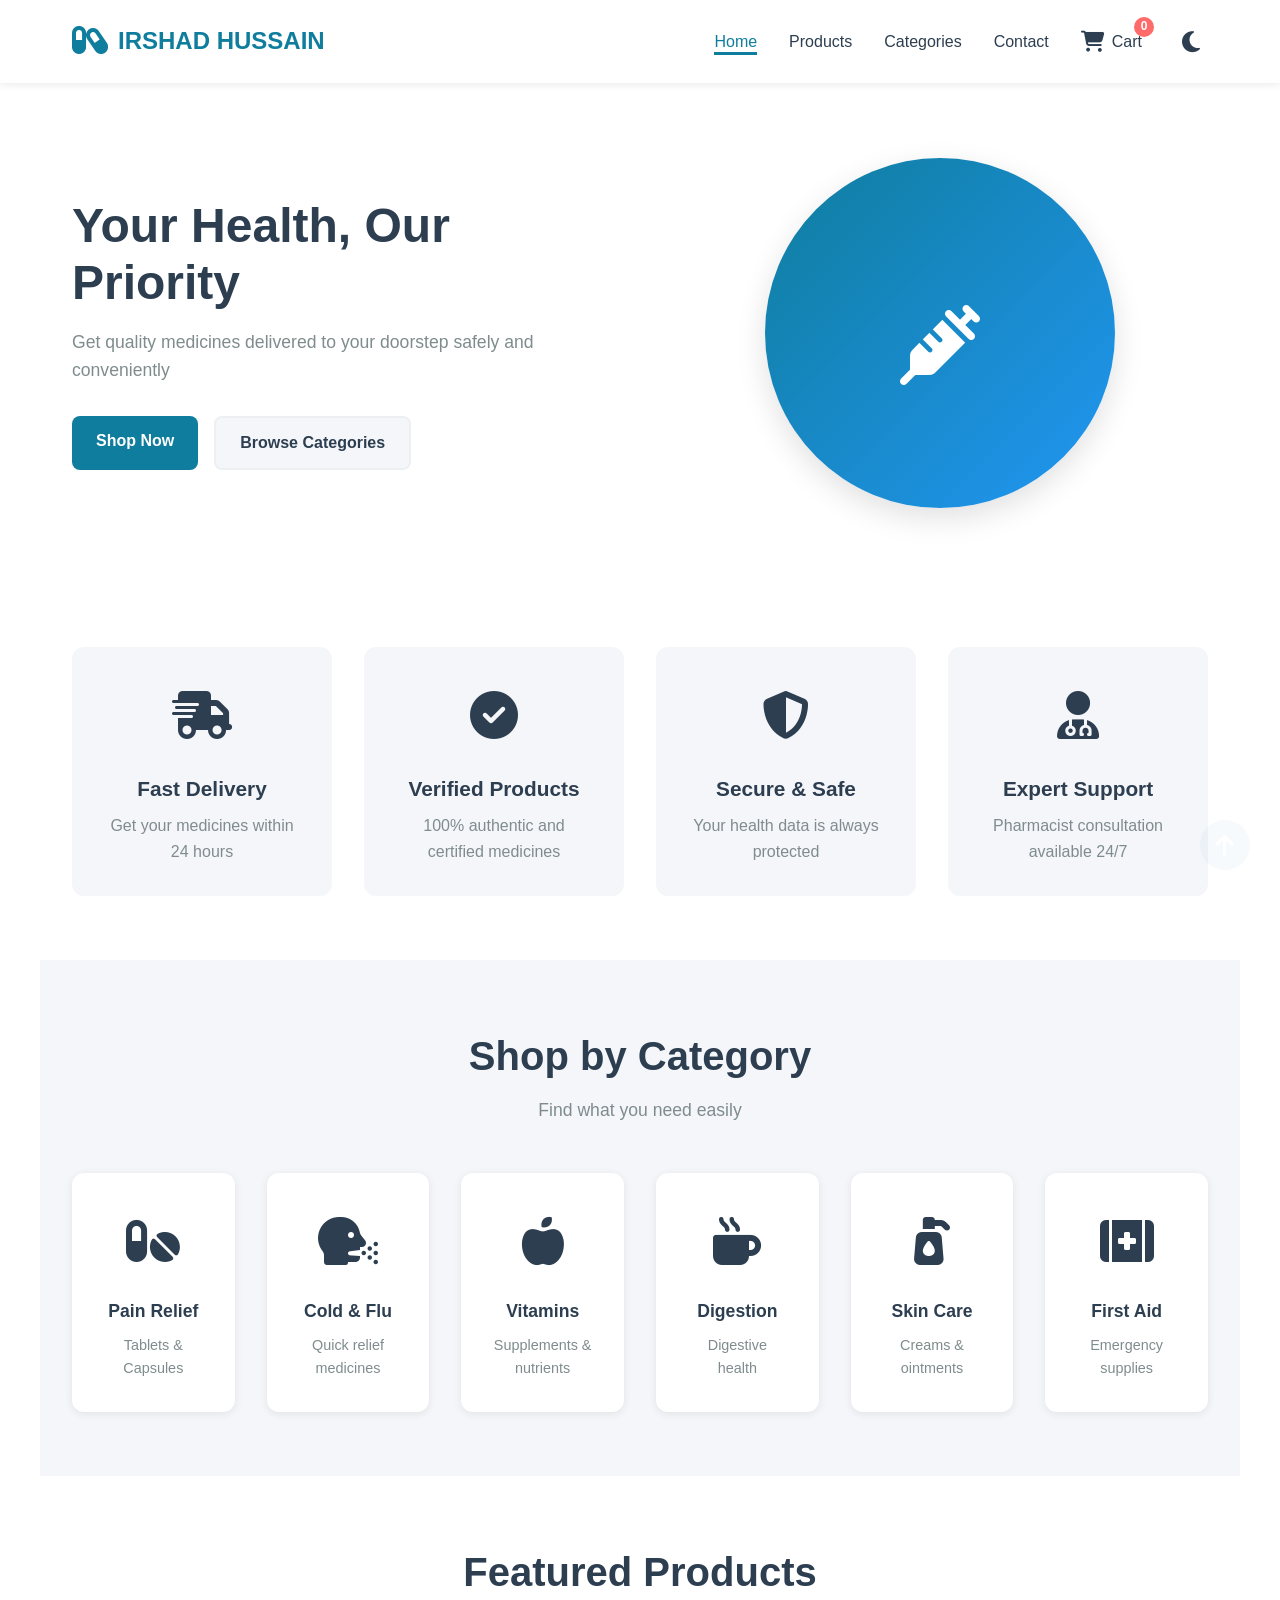
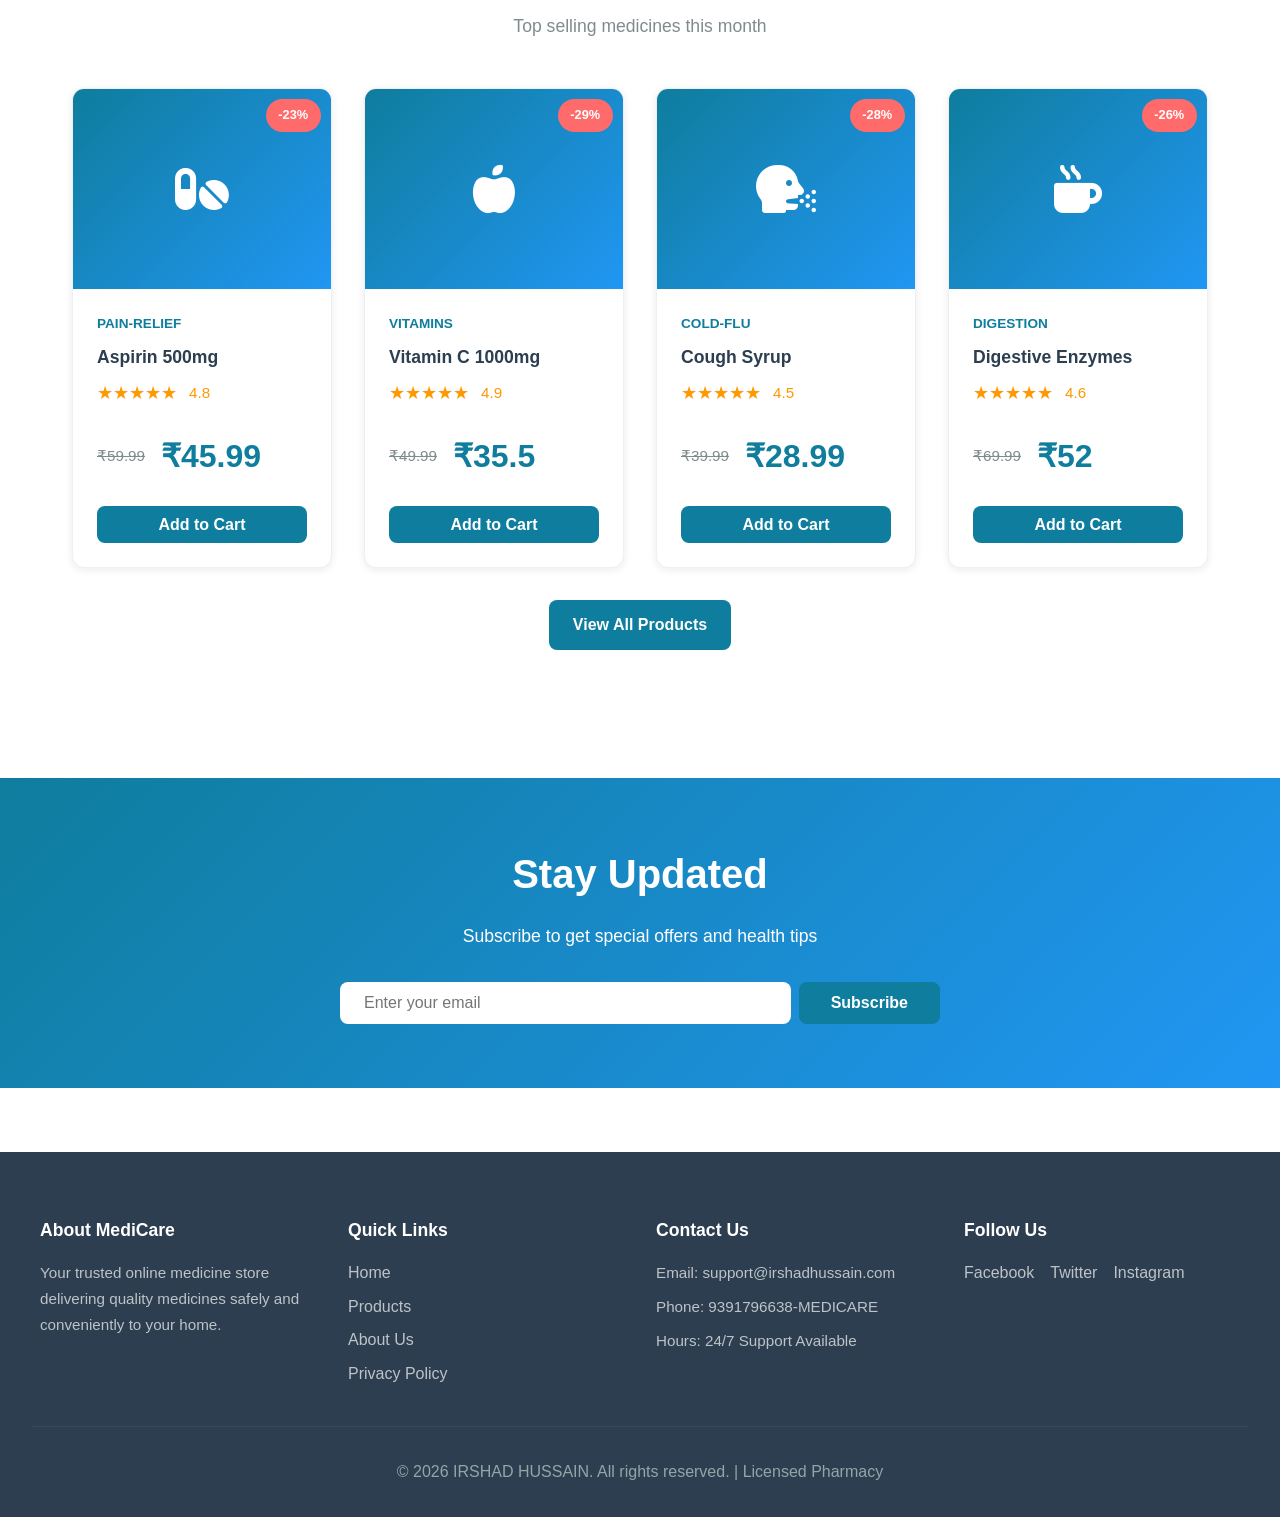
<file: index.html>
<!DOCTYPE html>
<html lang="en">
<head>
    <meta charset="UTF-8">
    <meta name="viewport" content="width=device-width, initial-scale=1.0">
    <title>IRSHAAD HUSSAIN - Online Medicine Store</title>
    <link rel="stylesheet" href="https://cdnjs.cloudflare.com/ajax/libs/font-awesome/6.5.1/css/all.min.css">
    <link rel="stylesheet" href="styles.css">
    <script>
        // Apply dark mode immediately to prevent flash
        (function() {
            var t = localStorage.getItem('theme');
            if (t === 'dark') document.documentElement.setAttribute('data-theme', 'dark');
        })();
    </script>
</head>
<body>
    <!-- Navigation -->
    <nav class="navbar">
        <div class="nav-container">
            <div class="nav-logo">
                <span class="logo-icon"><i class="fas fa-capsules"></i></span>
                <a href="index.html">IRSHAD HUSSAIN</a>
            </div>
            <ul class="nav-menu">
                <li class="nav-item">
                    <a href="index.html" class="nav-link active">Home</a>
                </li>
                <li class="nav-item">
                    <a href="products.html" class="nav-link">Products</a>
                </li>
                <li class="nav-item">
                    <a href="#categories" class="nav-link">Categories</a>
                </li>
                <li class="nav-item">
                    <a href="#contact" class="nav-link">Contact</a>
                </li>
                <li class="nav-item">
                    <a href="cart.html" class="nav-link cart-link">
                        <span class="cart-icon"><i class="fas fa-shopping-cart"></i></span>
                        Cart <span class="cart-count">0</span>
                    </a>
                </li>
                <li class="nav-item">
                    <button class="theme-toggle" id="themeToggle" title="Toggle Dark Mode"><i class="fas fa-moon"></i></button>
                </li>
            </ul>
            <div class="hamburger" onclick="toggleMenu()">
                <span></span>
                <span></span>
                <span></span>
            </div>
        </div>
    </nav>

    <!-- Hero Section -->
    <section class="hero">
        <div class="hero-content">
            <h1>Your Health, Our Priority</h1>
            <p>Get quality medicines delivered to your doorstep safely and conveniently</p>
            <div class="hero-buttons">
                <a href="products.html" class="btn btn-primary">Shop Now</a>
                <a href="#categories" class="btn btn-secondary">Browse Categories</a>
            </div>
        </div>
        <div class="hero-image">
            <div class="hero-circle">
                <span class="hero-emoji"><i class="fas fa-syringe" style="font-size: 80px; color: #fff;"></i></span>
            </div>
        </div>
    </section>

    <!-- Features Section -->
    <section class="features">
        <div class="feature-card">
            <div class="feature-icon"><i class="fas fa-truck-fast"></i></div>
            <h3>Fast Delivery</h3>
            <p>Get your medicines within 24 hours</p>
        </div>
        <div class="feature-card">
            <div class="feature-icon"><i class="fas fa-circle-check"></i></div>
            <h3>Verified Products</h3>
            <p>100% authentic and certified medicines</p>
        </div>
        <div class="feature-card">
            <div class="feature-icon"><i class="fas fa-shield-halved"></i></div>
            <h3>Secure & Safe</h3>
            <p>Your health data is always protected</p>
        </div>
        <div class="feature-card">
            <div class="feature-icon"><i class="fas fa-user-doctor"></i></div>
            <h3>Expert Support</h3>
            <p>Pharmacist consultation available 24/7</p>
        </div>
    </section>

    <!-- Categories Section -->
    <section id="categories" class="categories">
        <div class="section-header">
            <h2>Shop by Category</h2>
            <p>Find what you need easily</p>
        </div>
        <div class="categories-grid">
            <div class="category-card" onclick="filterProducts('pain-relief')">
                <div class="category-icon"><i class="fas fa-pills"></i></div>
                <h3>Pain Relief</h3>
                <p>Tablets & Capsules</p>
            </div>
            <div class="category-card" onclick="filterProducts('cold-flu')">
                <div class="category-icon"><i class="fas fa-head-side-cough"></i></div>
                <h3>Cold & Flu</h3>
                <p>Quick relief medicines</p>
            </div>
            <div class="category-card" onclick="filterProducts('vitamins')">
                <div class="category-icon"><i class="fas fa-apple-whole"></i></div>
                <h3>Vitamins</h3>
                <p>Supplements & nutrients</p>
            </div>
            <div class="category-card" onclick="filterProducts('digestion')">
                <div class="category-icon"><i class="fas fa-mug-hot"></i></div>
                <h3>Digestion</h3>
                <p>Digestive health</p>
            </div>
            <div class="category-card" onclick="filterProducts('skin-care')">
                <div class="category-icon"><i class="fas fa-pump-soap"></i></div>
                <h3>Skin Care</h3>
                <p>Creams & ointments</p>
            </div>
            <div class="category-card" onclick="filterProducts('first-aid')">
                <div class="category-icon"><i class="fas fa-kit-medical"></i></div>
                <h3>First Aid</h3>
                <p>Emergency supplies</p>
            </div>
        </div>
    </section>

    <!-- Featured Products -->
    <section class="featured-products">
        <div class="section-header">
            <h2>Featured Products</h2>
            <p>Top selling medicines this month</p>
        </div>
        <div class="products-grid" id="featuredProducts">
            <!-- Products will be loaded by JavaScript -->
        </div>
        <div class="view-all">
            <a href="products.html" class="btn btn-primary">View All Products</a>
        </div>
    </section>

    <!-- Newsletter Section -->
    <section class="newsletter">
        <div class="newsletter-content">
            <h2>Stay Updated</h2>
            <p>Subscribe to get special offers and health tips</p>
            <div class="newsletter-form">
                <input type="email" placeholder="Enter your email" required>
                <button class="btn btn-primary">Subscribe</button>
            </div>
        </div>
    </section>

    <!-- Footer -->
    <footer class="footer" id="contact">
        <div class="footer-content">
            <div class="footer-section">
                <h4>About MediCare</h4>
                <p>Your trusted online medicine store delivering quality medicines safely and conveniently to your home.</p>
            </div>
            <div class="footer-section">
                <h4>Quick Links</h4>
                <ul>
                    <li><a href="index.html">Home</a></li>
                    <li><a href="products.html">Products</a></li>
                    <li><a href="#">About Us</a></li>
                    <li><a href="#">Privacy Policy</a></li>
                </ul>
            </div>
            <div class="footer-section">
                <h4>Contact Us</h4>
                <p>Email: support@irshadhussain.com</p>
                <p>Phone: 9391796638-MEDICARE</p>
                <p>Hours: 24/7 Support Available</p>
            </div>
            <div class="footer-section">
                <h4>Follow Us</h4>
                <div class="social-links">
                    <a href="#">Facebook</a>
                    <a href="#">Twitter</a>
                    <a href="#">Instagram</a>
                </div>
            </div>
        </div>
        <div class="footer-bottom">
            <p>&copy; 2026 IRSHAD HUSSAIN. All rights reserved. | Licensed Pharmacy</p>
        </div>
    </footer>

    <button id="backToTop" title="Back to Top"><i class="fas fa-arrow-up"></i></button>

    <script src="https://code.jquery.com/jquery-3.7.0.min.js"></script>
    <script src="script.js"></script>
</body>
</html>
</file>
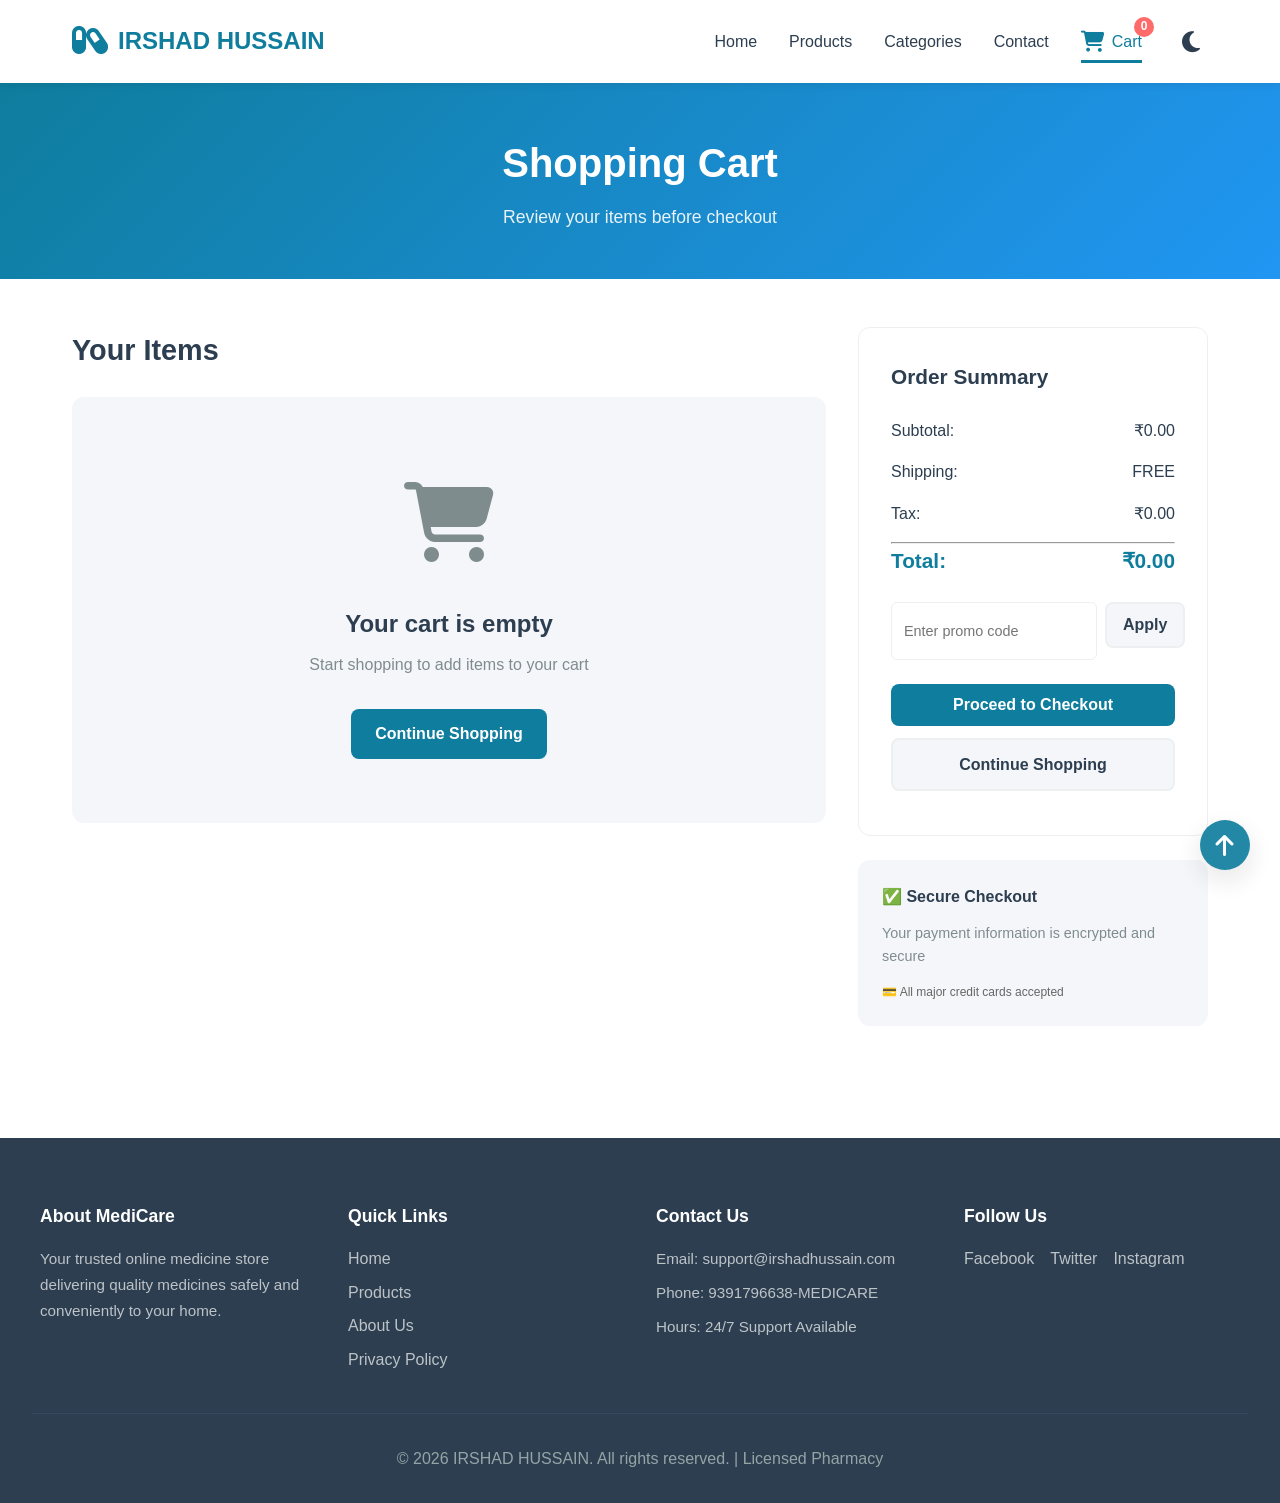
<file: cart.html>
<!DOCTYPE html>
<html lang="en">
<head>
    <meta charset="UTF-8">
    <meta name="viewport" content="width=device-width, initial-scale=1.0">
    <title>Shopping Cart - IRSHAD HUSSAIN</title>
    <link rel="stylesheet" href="https://cdnjs.cloudflare.com/ajax/libs/font-awesome/6.5.1/css/all.min.css">
    <link rel="stylesheet" href="styles.css">
    <script>
        (function() {
            var t = localStorage.getItem('theme');
            if (t === 'dark') document.documentElement.setAttribute('data-theme', 'dark');
        })();
    </script>
</head>
<body>
    <!-- Navigation -->
    <nav class="navbar">
        <div class="nav-container">
            <div class="nav-logo">
                <span class="logo-icon"><i class="fas fa-capsules"></i></span>
                <a href="index.html">IRSHAD HUSSAIN</a>
            </div>
            <ul class="nav-menu">
                <li class="nav-item">
                    <a href="index.html" class="nav-link">Home</a>
                </li>
                <li class="nav-item">
                    <a href="products.html" class="nav-link">Products</a>
                </li>
                <li class="nav-item">
                    <a href="index.html#categories" class="nav-link">Categories</a>
                </li>
                <li class="nav-item">
                    <a href="index.html#contact" class="nav-link">Contact</a>
                </li>
                <li class="nav-item">
                    <a href="cart.html" class="nav-link cart-link active">
                        <span class="cart-icon"><i class="fas fa-shopping-cart"></i></span>
                        Cart <span class="cart-count">0</span>
                    </a>
                </li>
                <li class="nav-item">
                    <button class="theme-toggle" id="themeToggle" title="Toggle Dark Mode"><i class="fas fa-moon"></i></button>
                </li>
            </ul>
            <div class="hamburger" onclick="toggleMenu()">
                <span></span>
                <span></span>
                <span></span>
            </div>
        </div>
    </nav>

    <!-- Cart Page Header -->
    <section class="page-header">
        <h1>Shopping Cart</h1>
        <p>Review your items before checkout</p>
    </section>

    <!-- Cart Content -->
    <section class="cart-section">
        <div class="cart-container">
            <div class="cart-items">
                <h2>Your Items</h2>
                <div class="cart-items-list" id="cartItems">
                    <!-- Cart items will be loaded by JavaScript -->
                </div>
                <div class="empty-cart" id="emptyCart" style="display: none;">
                    <div class="empty-icon"><i class="fas fa-cart-shopping" style="font-size: 5rem; color: var(--text-light);"></i></div>
                    <h3>Your cart is empty</h3>
                    <p>Start shopping to add items to your cart</p>
                    <a href="products.html" class="btn btn-primary">Continue Shopping</a>
                </div>
            </div>

            <aside class="cart-summary">
                <div class="summary-card">
                    <h3>Order Summary</h3>
                    
                    <div class="summary-row">
                        <span>Subtotal:</span>
                        <span id="subtotal">₹0.00</span>
                    </div>
                    <div class="summary-row">
                        <span>Shipping:</span>
                        <span id="shipping">₹0.00</span>
                    </div>
                    <div class="summary-row">
                        <span>Tax:</span>
                        <span id="tax">₹0.00</span>
                    </div>
                    
                    <hr>
                    
                    <div class="summary-row summary-total">
                        <span>Total:</span>
                        <span id="total">₹0.00</span>
                    </div>

                    <div class="promo-code">
                        <input type="text" placeholder="Enter promo code" id="promoCode">
                        <button class="btn btn-secondary">Apply</button>
                    </div>

                    <button class="btn btn-primary" id="checkoutBtn">Proceed to Checkout</button>
                    <a href="products.html" class="btn btn-secondary">Continue Shopping</a>
                </div>

                <div class="info-card">
                    <h4>✅ Secure Checkout</h4>
                    <p>Your payment information is encrypted and secure</p>
                    <p style="margin-top: 15px; font-size: 12px; color: #666;">💳 All major credit cards accepted</p>
                </div>
            </aside>
        </div>
    </section>

    <!-- Footer -->
    <footer class="footer">
        <div class="footer-content">
            <div class="footer-section">
                <h4>About MediCare</h4>
                <p>Your trusted online medicine store delivering quality medicines safely and conveniently to your home.</p>
            </div>
            <div class="footer-section">
                <h4>Quick Links</h4>
                <ul>
                    <li><a href="index.html">Home</a></li>
                    <li><a href="products.html">Products</a></li>
                    <li><a href="#">About Us</a></li>
                    <li><a href="#">Privacy Policy</a></li>
                </ul>
            </div>
            <div class="footer-section">
                <h4>Contact Us</h4>
                <p>Email: support@irshadhussain.com</p>
                <p>Phone: 9391796638-MEDICARE</p>
                <p>Hours: 24/7 Support Available</p>
            </div>
            <div class="footer-section">
                <h4>Follow Us</h4>
                <div class="social-links">
                    <a href="#">Facebook</a>
                    <a href="#">Twitter</a>
                    <a href="#">Instagram</a>
                </div>
            </div>
        </div>
        <div class="footer-bottom">
            <p>&copy; 2026 IRSHAD HUSSAIN. All rights reserved. | Licensed Pharmacy</p>
        </div>
    </footer>

    <button id="backToTop" title="Back to Top"><i class="fas fa-arrow-up"></i></button>

    <script src="https://code.jquery.com/jquery-3.7.0.min.js"></script>
    <script src="script.js"></script>
</body>
</html>
</file>
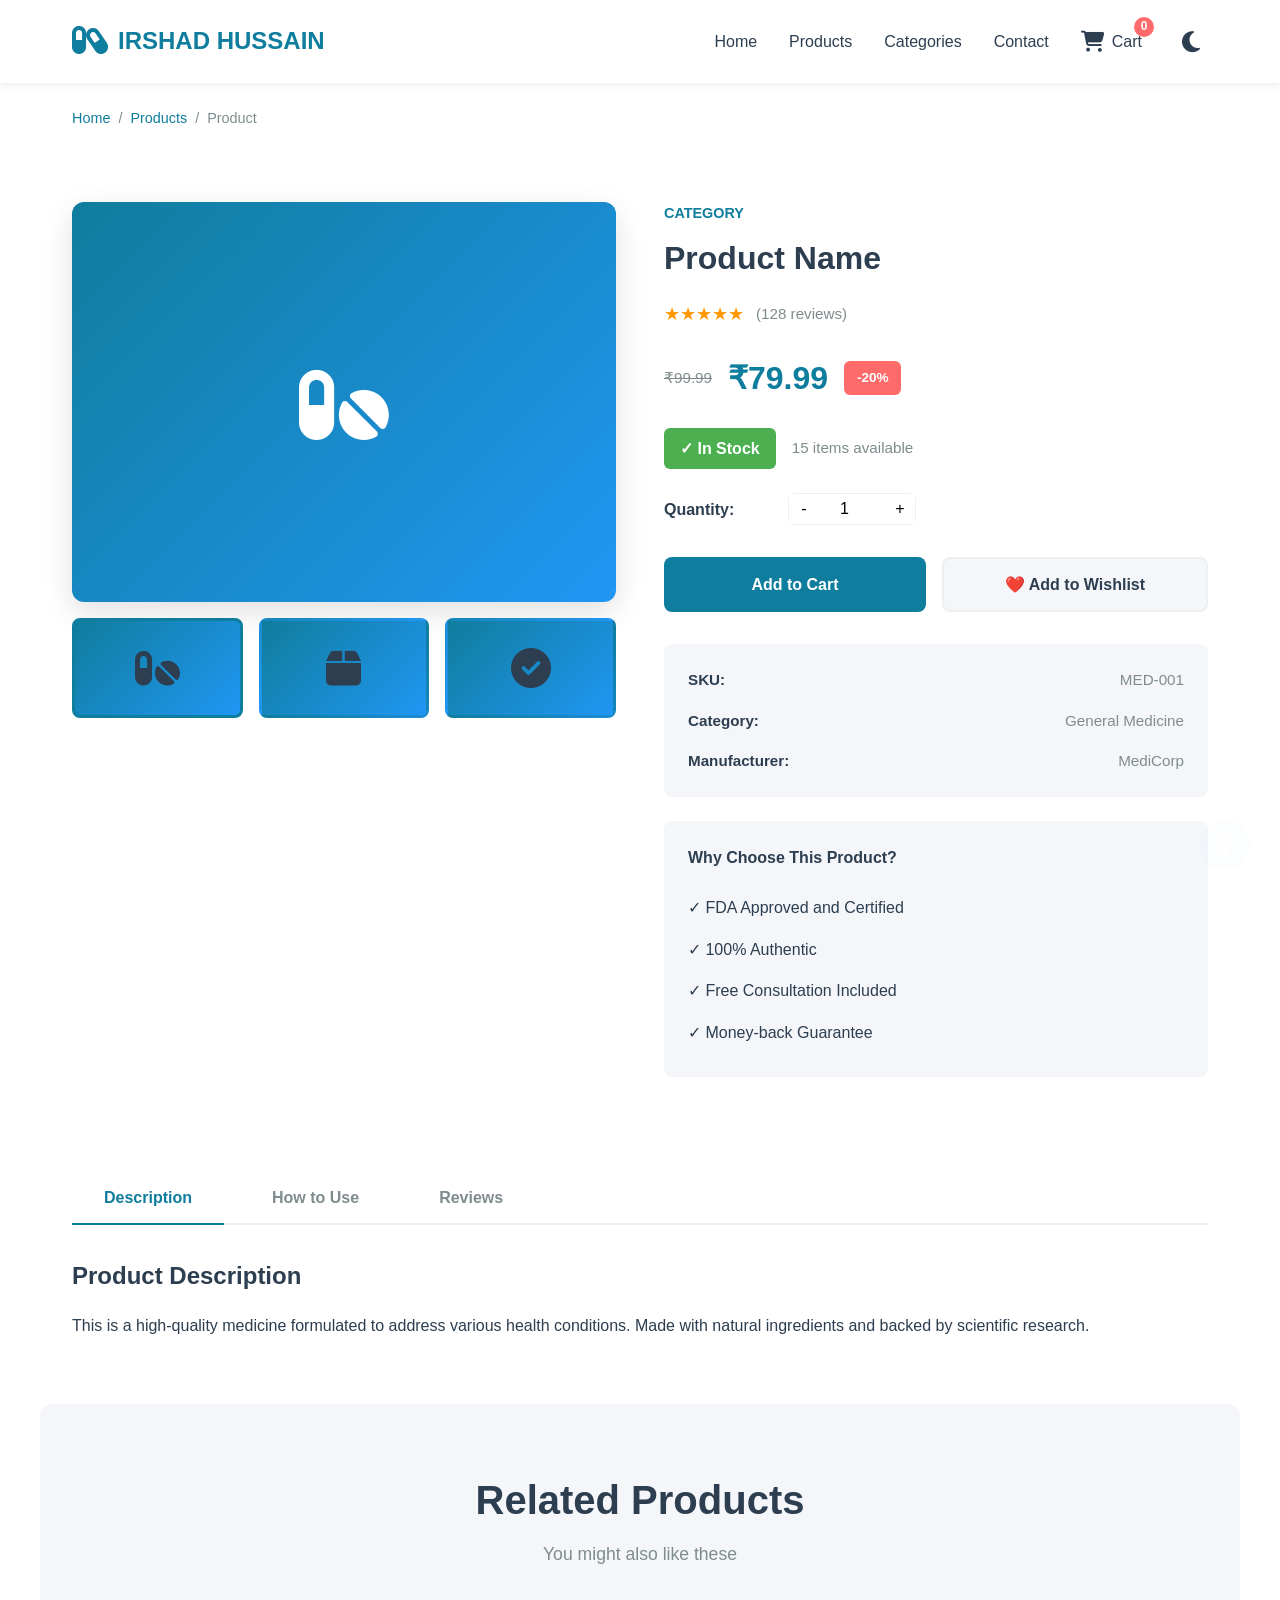
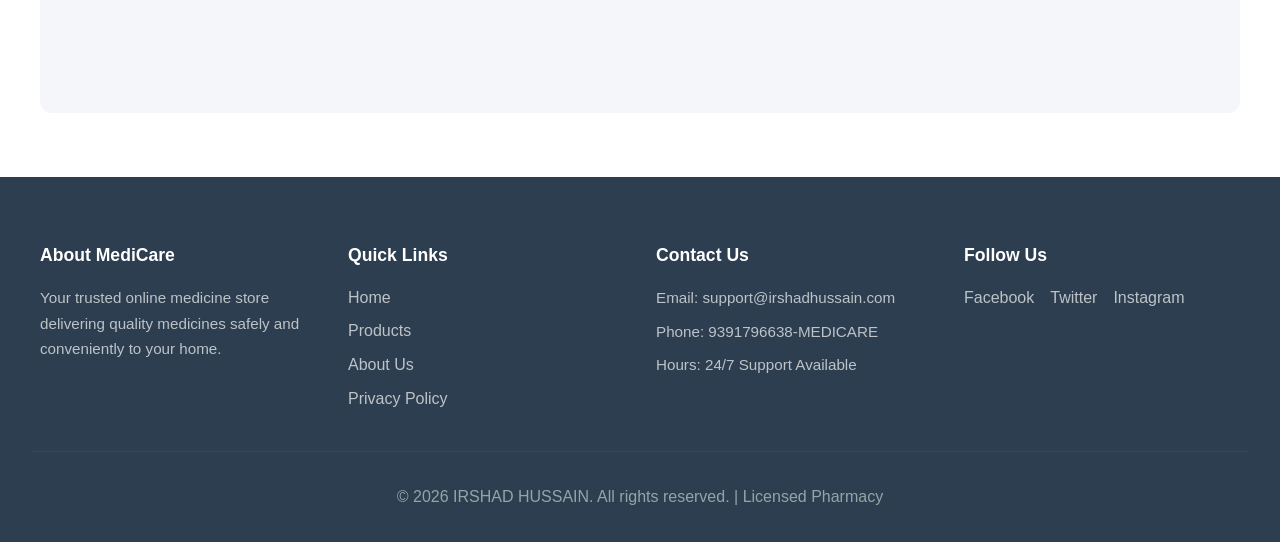
<file: product-detail.html>
<!DOCTYPE html>
<html lang="en">
<head>
    <meta charset="UTF-8">
    <meta name="viewport" content="width=device-width, initial-scale=1.0">
    <title>Product Details - IRSHAD HUSSAIN</title>
    <link rel="stylesheet" href="https://cdnjs.cloudflare.com/ajax/libs/font-awesome/6.5.1/css/all.min.css">
    <link rel="stylesheet" href="styles.css">
    <script>
        (function() {
            var t = localStorage.getItem('theme');
            if (t === 'dark') document.documentElement.setAttribute('data-theme', 'dark');
        })();
    </script>
</head>
<body>
    <!-- Navigation -->
    <nav class="navbar">
        <div class="nav-container">
            <div class="nav-logo">
                <span class="logo-icon"><i class="fas fa-capsules"></i></span>
                <a href="index.html">IRSHAD HUSSAIN</a>
            </div>
            <ul class="nav-menu">
                <li class="nav-item">
                    <a href="index.html" class="nav-link">Home</a>
                </li>
                <li class="nav-item">
                    <a href="products.html" class="nav-link">Products</a>
                </li>
                <li class="nav-item">
                    <a href="index.html#categories" class="nav-link">Categories</a>
                </li>
                <li class="nav-item">
                    <a href="index.html#contact" class="nav-link">Contact</a>
                </li>
                <li class="nav-item">
                    <a href="cart.html" class="nav-link cart-link">
                        <span class="cart-icon"><i class="fas fa-shopping-cart"></i></span>
                        Cart <span class="cart-count">0</span>
                    </a>
                </li>
                <li class="nav-item">
                    <button class="theme-toggle" id="themeToggle" title="Toggle Dark Mode"><i class="fas fa-moon"></i></button>
                </li>
            </ul>
            <div class="hamburger" onclick="toggleMenu()">
                <span></span>
                <span></span>
                <span></span>
            </div>
        </div>
    </nav>

    <!-- Breadcrumb -->
    <section class="breadcrumb">
        <a href="index.html">Home</a>
        <span>/</span>
        <a href="products.html">Products</a>
        <span>/</span>
        <span id="productBreadcrumb">Product</span>
    </section>

    <!-- Product Detail Section -->
    <section class="product-detail">
        <div class="product-detail-container">
            <div class="product-image-section">
                <div class="product-image-large">
                    <div class="image-placeholder" id="mainImage"><i class="fas fa-pills" style="font-size: 5rem; color: #fff;"></i></div>
                </div>
                <div class="product-thumbnails">
                    <div class="thumbnail active" onclick="changeImage(0)"><i class="fas fa-pills"></i></div>
                    <div class="thumbnail" onclick="changeImage(1)"><i class="fas fa-box"></i></div>
                    <div class="thumbnail" onclick="changeImage(2)"><i class="fas fa-circle-check"></i></div>
                </div>
            </div>

            <div class="product-info-section">
                <div class="product-category" id="productCategory">Category</div>
                <h1 id="productName">Product Name</h1>
                
                <div class="product-rating">
                    <div class="stars" id="productRating">★★★★★</div>
                    <span class="review-count">(128 reviews)</span>
                </div>

                <div class="product-price">
                    <span class="original-price" id="originalPrice">₹99.99</span>
                    <span class="current-price" id="currentPrice">₹79.99</span>
                    <span class="discount-badge" id="discountBadge">-20%</span>
                </div>

                <div class="product-availability">
                    <span class="availability-status in-stock">✓ In Stock</span>
                    <span class="stock-count">15 items available</span>
                </div>

                <div class="product-options">
                    <div class="option-group">
                        <label>Quantity:</label>
                        <div class="quantity-selector">
                            <button onclick="decreaseQty()">-</button>
                            <input type="number" id="quantity" value="1" min="1">
                            <button onclick="increaseQty()">+</button>
                        </div>
                    </div>
                </div>

                <div class="product-actions">
                    <button class="btn btn-primary" id="addToCartBtn">Add to Cart</button>
                    <button class="btn btn-secondary">❤️ Add to Wishlist</button>
                </div>

                <div class="product-meta">
                    <div class="meta-item">
                        <strong>SKU:</strong>
                        <span id="productSku">MED-001</span>
                    </div>
                    <div class="meta-item">
                        <strong>Category:</strong>
                        <span id="productCategoryMeta">General Medicine</span>
                    </div>
                    <div class="meta-item">
                        <strong>Manufacturer:</strong>
                        <span id="productManufacturer">MediCorp</span>
                    </div>
                </div>

                <div class="product-highlights">
                    <h4>Why Choose This Product?</h4>
                    <ul>
                        <li>✓ FDA Approved and Certified</li>
                        <li>✓ 100% Authentic</li>
                        <li>✓ Free Consultation Included</li>
                        <li>✓ Money-back Guarantee</li>
                    </ul>
                </div>
            </div>
        </div>
    </section>

    <!-- Product Tabs Section -->
    <section class="product-tabs">
        <div class="tabs-header">
            <button class="tab-button active" onclick="switchTab('description', this)">Description</button>
            <button class="tab-button" onclick="switchTab('usage', this)">How to Use</button>
            <button class="tab-button" onclick="switchTab('reviews', this)">Reviews</button>
        </div>

        <div class="tabs-content">
            <div class="tab-pane active" id="description">
                <h3>Product Description</h3>
                <p id="productDescription">
                    This is a high-quality medicine formulated to address various health conditions. 
                    Made with natural ingredients and backed by scientific research.
                </p>
            </div>

            <div class="tab-pane" id="usage">
                <h3>How to Use</h3>
                <div id="productUsage">
                    <ol>
                        <li>Take 1-2 tablets with water</li>
                        <li>Use twice daily or as directed</li>
                        <li>Do not exceed recommended dosage</li>
                        <li>Consult doctor if symptoms persist</li>
                    </ol>
                </div>
            </div>

            <div class="tab-pane" id="reviews">
                <h3>Customer Reviews</h3>
                <div class="reviews-summary">
                    <div class="rating-stats" id="ratingStats">
                        <div class="stat">
                            <span class="stat-label">Average Rating</span>
                            <span class="stat-value">4.5 ★</span>
                        </div>
                    </div>
                </div>
                <div class="reviews-list">
                    <div class="review-item">
                        <div class="review-header">
                            <strong>John Doe</strong>
                            <span class="review-rating">★★★★★</span>
                        </div>
                        <p class="review-text">Excellent product! Very effective and fast delivery.</p>
                    </div>
                    <div class="review-item">
                        <div class="review-header">
                            <strong>Sarah Smith</strong>
                            <span class="review-rating">★★★★☆</span>
                        </div>
                        <p class="review-text">Good quality, would recommend to friends.</p>
                    </div>
                </div>
            </div>
        </div>
    </section>

    <!-- Related Products -->
    <section class="related-products">
        <div class="section-header">
            <h2>Related Products</h2>
            <p>You might also like these</p>
        </div>
        <div class="products-grid" id="relatedProducts">
            <!-- Related products will be loaded by JavaScript -->
        </div>
    </section>

    <!-- Footer -->
    <footer class="footer">
        <div class="footer-content">
            <div class="footer-section">
                <h4>About MediCare</h4>
                <p>Your trusted online medicine store delivering quality medicines safely and conveniently to your home.</p>
            </div>
            <div class="footer-section">
                <h4>Quick Links</h4>
                <ul>
                    <li><a href="index.html">Home</a></li>
                    <li><a href="products.html">Products</a></li>
                    <li><a href="#">About Us</a></li>
                    <li><a href="#">Privacy Policy</a></li>
                </ul>
            </div>
            <div class="footer-section">
                <h4>Contact Us</h4>
                <p>Email: support@irshadhussain.com</p>
                <p>Phone: 9391796638-MEDICARE</p>
                <p>Hours: 24/7 Support Available</p>
            </div>
            <div class="footer-section">
                <h4>Follow Us</h4>
                <div class="social-links">
                    <a href="#">Facebook</a>
                    <a href="#">Twitter</a>
                    <a href="#">Instagram</a>
                </div>
            </div>
        </div>
        <div class="footer-bottom">
            <p>&copy; 2026 IRSHAD HUSSAIN. All rights reserved. | Licensed Pharmacy</p>
        </div>
    </footer>

    <button id="backToTop" title="Back to Top"><i class="fas fa-arrow-up"></i></button>

    <script src="https://code.jquery.com/jquery-3.7.0.min.js"></script>
    <script src="script.js"></script>
</body>
</html>
</file>
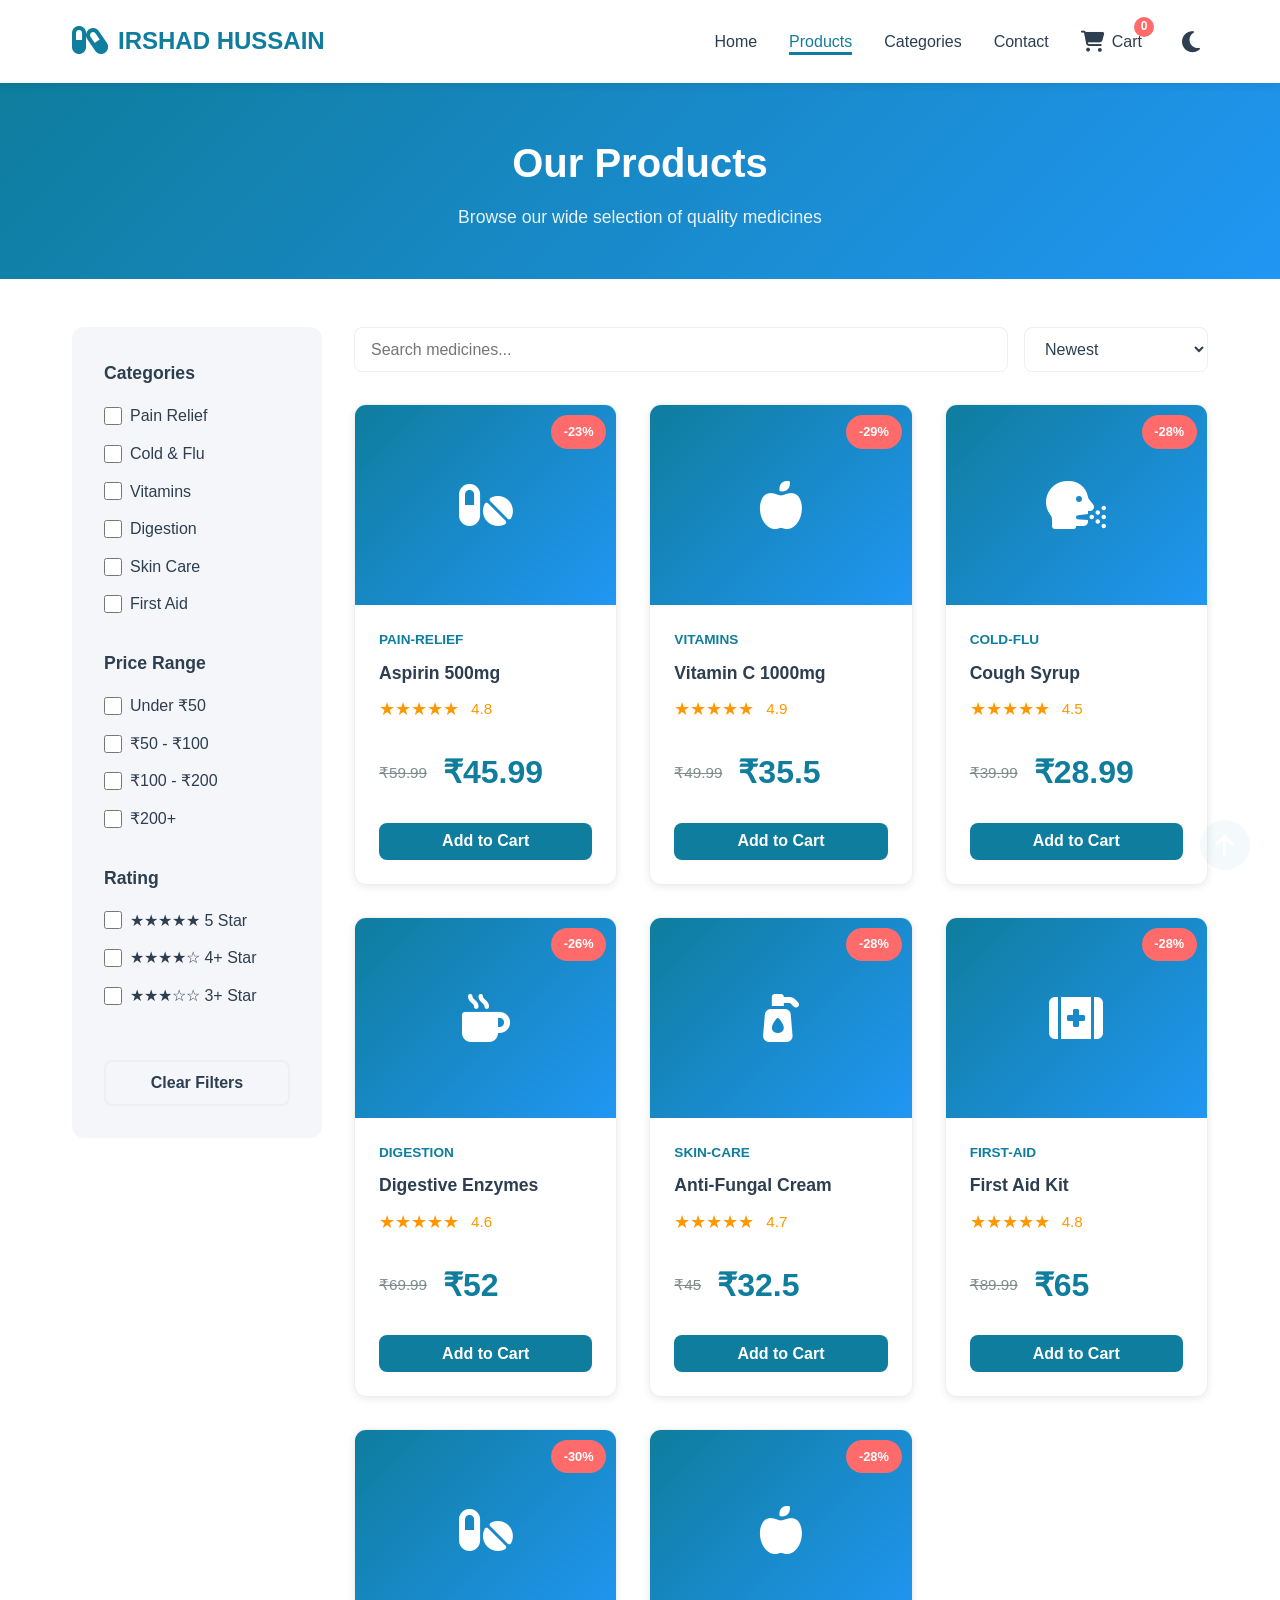
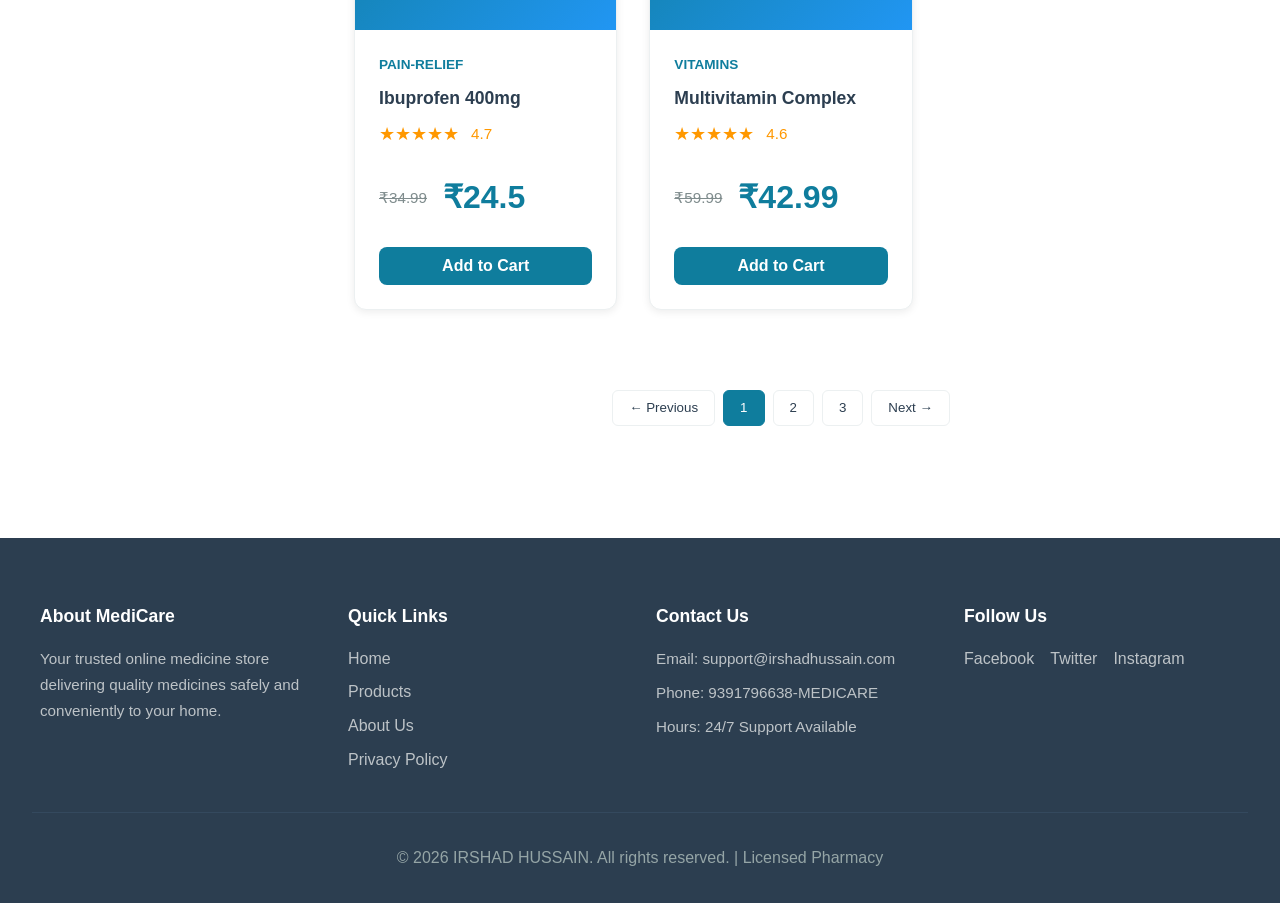
<file: products.html>
<!DOCTYPE html>
<html lang="en">
<head>
    <meta charset="UTF-8">
    <meta name="viewport" content="width=device-width, initial-scale=1.0">
    <title>Products - IRSHAD HUSSAIN</title>
    <link rel="stylesheet" href="https://cdnjs.cloudflare.com/ajax/libs/font-awesome/6.5.1/css/all.min.css">
    <link rel="stylesheet" href="styles.css">
    <script>
        (function() {
            var t = localStorage.getItem('theme');
            if (t === 'dark') document.documentElement.setAttribute('data-theme', 'dark');
        })();
    </script>
</head>
<body>
    <!-- Navigation -->
    <nav class="navbar">
        <div class="nav-container">
            <div class="nav-logo">
                <span class="logo-icon"><i class="fas fa-capsules"></i></span>
                <a href="index.html">IRSHAD HUSSAIN</a>
            </div>
            <ul class="nav-menu">
                <li class="nav-item">
                    <a href="index.html" class="nav-link">Home</a>
                </li>
                <li class="nav-item">
                    <a href="products.html" class="nav-link active">Products</a>
                </li>
                <li class="nav-item">
                    <a href="index.html#categories" class="nav-link">Categories</a>
                </li>
                <li class="nav-item">
                    <a href="index.html#contact" class="nav-link">Contact</a>
                </li>
                <li class="nav-item">
                    <a href="cart.html" class="nav-link cart-link">
                        <span class="cart-icon"><i class="fas fa-shopping-cart"></i></span>
                        Cart <span class="cart-count">0</span>
                    </a>
                </li>
                <li class="nav-item">
                    <button class="theme-toggle" id="themeToggle" title="Toggle Dark Mode"><i class="fas fa-moon"></i></button>
                </li>
            </ul>
            <div class="hamburger" onclick="toggleMenu()">
                <span></span>
                <span></span>
                <span></span>
            </div>
        </div>
    </nav>

    <!-- Products Page Header -->
    <section class="page-header">
        <h1>Our Products</h1>
        <p>Browse our wide selection of quality medicines</p>
    </section>

    <!-- Filters and Products Section -->
    <section class="products-section">
        <div class="products-container">
            <!-- Sidebar Filters -->
            <aside class="filters-sidebar">
                <div class="filter-group">
                    <h3>Categories</h3>
                    <label class="checkbox">
                        <input type="checkbox" value="pain-relief"> Pain Relief
                    </label>
                    <label class="checkbox">
                        <input type="checkbox" value="cold-flu"> Cold & Flu
                    </label>
                    <label class="checkbox">
                        <input type="checkbox" value="vitamins"> Vitamins
                    </label>
                    <label class="checkbox">
                        <input type="checkbox" value="digestion"> Digestion
                    </label>
                    <label class="checkbox">
                        <input type="checkbox" value="skin-care"> Skin Care
                    </label>
                    <label class="checkbox">
                        <input type="checkbox" value="first-aid"> First Aid
                    </label>
                </div>

                <div class="filter-group">
                    <h3>Price Range</h3>
                    <label class="checkbox">
                        <input type="checkbox" value="0-50"> Under ₹50
                    </label>
                    <label class="checkbox">
                        <input type="checkbox" value="50-100"> ₹50 - ₹100
                    </label>
                    <label class="checkbox">
                        <input type="checkbox" value="100-200"> ₹100 - ₹200
                    </label>
                    <label class="checkbox">
                        <input type="checkbox" value="200-plus"> ₹200+
                    </label>
                </div>

                <div class="filter-group">
                    <h3>Rating</h3>
                    <label class="checkbox">
                        <input type="checkbox" value="5"> ★★★★★ 5 Star
                    </label>
                    <label class="checkbox">
                        <input type="checkbox" value="4"> ★★★★☆ 4+ Star
                    </label>
                    <label class="checkbox">
                        <input type="checkbox" value="3"> ★★★☆☆ 3+ Star
                    </label>
                </div>

                <button class="btn btn-secondary" style="width: 100%; margin-top: 20px;">Clear Filters</button>
            </aside>

            <!-- Products Display -->
            <div class="products-main">
                <div class="products-toolbar">
                    <input type="text" class="search-input" placeholder="Search medicines..." id="searchInput">
                    <select class="sort-select" id="sortSelect">
                        <option value="newest">Newest</option>
                        <option value="price-low">Price: Low to High</option>
                        <option value="price-high">Price: High to Low</option>
                        <option value="popular">Most Popular</option>
                    </select>
                </div>

                <div class="products-grid" id="productsGrid">
                    <!-- Products will be loaded by JavaScript -->
                </div>

                <div class="pagination">
                    <button class="page-btn">← Previous</button>
                    <button class="page-btn active">1</button>
                    <button class="page-btn">2</button>
                    <button class="page-btn">3</button>
                    <button class="page-btn">Next →</button>
                </div>
            </div>
        </div>
    </section>

    <!-- Footer -->
    <footer class="footer">
        <div class="footer-content">
            <div class="footer-section">
                <h4>About MediCare</h4>
                <p>Your trusted online medicine store delivering quality medicines safely and conveniently to your home.</p>
            </div>
            <div class="footer-section">
                <h4>Quick Links</h4>
                <ul>
                    <li><a href="index.html">Home</a></li>
                    <li><a href="products.html">Products</a></li>
                    <li><a href="#">About Us</a></li>
                    <li><a href="#">Privacy Policy</a></li>
                </ul>
            </div>
            <div class="footer-section">
                <h4>Contact Us</h4>
                <p>Email: support@irshadhussain.com</p>
                <p>Phone: 9391796638-MEDICARE</p>
                <p>Hours: 24/7 Support Available</p>
            </div>
            <div class="footer-section">
                <h4>Follow Us</h4>
                <div class="social-links">
                    <a href="#">Facebook</a>
                    <a href="#">Twitter</a>
                    <a href="#">Instagram</a>
                </div>
            </div>
        </div>
        <div class="footer-bottom">
            <p>&copy; 2026 IRSHAD HUSSAIN. All rights reserved. | Licensed Pharmacy</p>
        </div>
    </footer>

    <button id="backToTop" title="Back to Top"><i class="fas fa-arrow-up"></i></button>

    <script src="https://code.jquery.com/jquery-3.7.0.min.js"></script>
    <script src="script.js"></script>
</body>
</html>
</file>
<file: styles.css>
/* ========== Global Styles ========== */
* {
    margin: 0;
    padding: 0;
    box-sizing: border-box;
}

:root {
    --primary-color: #0f7d9d;
    --secondary-color: #2196f3;
    --accent-color: #ff6b6b;
    --success-color: #4caf50;
    --warning-color: #ff9800;
    --danger-color: #f44336;
    --light-bg: #f5f6fa;
    --white: #ffffff;
    --text-dark: #2c3e50;
    --text-light: #7f8c8d;
    --border-color: #ecf0f1;
    --shadow: 0 2px 8px rgba(0, 0, 0, 0.08);
    --shadow-lg: 0 10px 30px rgba(0, 0, 0, 0.12);
    --transition: all 0.3s ease;
}

[data-theme="dark"] {
    --light-bg: #1a1a2e;
    --white: #16213e;
    --text-dark: #e0e0e0;
    --text-light: #a0a0a0;
    --border-color: #2a2a4a;
    --shadow: 0 2px 8px rgba(0, 0, 0, 0.5);
    --shadow-lg: 0 10px 30px rgba(0, 0, 0, 0.7);
}

[data-theme="dark"] .page-header,
[data-theme="dark"] .newsletter {
    color: #ffffff;
}

[data-theme="dark"] .page-header h1,
[data-theme="dark"] .page-header p,
[data-theme="dark"] .newsletter-content h2,
[data-theme="dark"] .newsletter-content p {
    color: #ffffff;
}

[data-theme="dark"] .footer {
    background-color: #0a0a1a;
}

[data-theme="dark"] .footer-section h4 {
    color: #ffffff;
}

[data-theme="dark"] .cart-count {
    color: #ffffff;
}

[data-theme="dark"] .search-input,
[data-theme="dark"] .sort-select,
[data-theme="dark"] .promo-code input,
[data-theme="dark"] .newsletter-form input,
[data-theme="dark"] .quantity-selector input {
    background-color: #1a1a2e;
    color: #e0e0e0;
    border-color: #2a2a4a;
}

[data-theme="dark"] .quantity-selector button {
    background-color: #1a1a2e;
    color: #e0e0e0;
}

html {
    scroll-behavior: smooth;
}

body {
    font-family: 'Segoe UI', Tahoma, Geneva, Verdana, sans-serif;
    color: var(--text-dark);
    background-color: var(--white);
    line-height: 1.6;
}

/* ========== Navigation ========== */
.navbar {
    background-color: var(--white);
    box-shadow: var(--shadow);
    position: sticky;
    top: 0;
    z-index: 1000;
}

.nav-container {
    max-width: 1200px;
    margin: 0 auto;
    padding: 1rem 2rem;
    display: flex;
    justify-content: space-between;
    align-items: center;
}

.nav-logo {
    display: flex;
    align-items: center;
    gap: 10px;
    font-size: 1.5rem;
    font-weight: 700;
    color: var(--primary-color);
    text-decoration: none;
}

.nav-logo a {
    color: var(--primary-color);
    text-decoration: none;
}

.logo-icon {
    font-size: 2rem;
}

.nav-menu {
    display: flex;
    list-style: none;
    gap: 2rem;
    align-items: center;
}

.nav-link {
    color: var(--text-dark);
    text-decoration: none;
    font-weight: 500;
    transition: var(--transition);
    position: relative;
}

.nav-link:hover,
.nav-link.active {
    color: var(--primary-color);
}

.nav-link.active::after {
    content: '';
    position: absolute;
    bottom: -5px;
    left: 0;
    width: 100%;
    height: 3px;
    background-color: var(--primary-color);
}

.cart-link {
    display: flex;
    align-items: center;
    gap: 8px;
    position: relative;
}

.cart-icon {
    font-size: 1.3rem;
}

.cart-count {
    position: absolute;
    top: -8px;
    right: -12px;
    background-color: var(--accent-color);
    color: var(--white);
    border-radius: 50%;
    width: 20px;
    height: 20px;
    display: flex;
    align-items: center;
    justify-content: center;
    font-size: 0.75rem;
    font-weight: 700;
}

.hamburger {
    display: none;
    flex-direction: column;
    cursor: pointer;
    gap: 5px;
}

.hamburger span {
    width: 25px;
    height: 3px;
    background-color: var(--text-dark);
    border-radius: 2px;
    transition: var(--transition);
}

/* ========== Buttons ========== */
.btn {
    padding: 0.75rem 1.5rem;
    border: none;
    border-radius: 8px;
    font-size: 1rem;
    font-weight: 600;
    cursor: pointer;
    transition: var(--transition);
    text-decoration: none;
    display: inline-block;
    text-align: center;
}

.btn-primary {
    background-color: var(--primary-color);
    color: var(--white);
}

.btn-primary:hover {
    background-color: #0a5a75;
    transform: translateY(-2px);
    box-shadow: var(--shadow-lg);
}

.btn-secondary {
    background-color: var(--light-bg);
    color: var(--text-dark);
    border: 2px solid var(--border-color);
}

.btn-secondary:hover {
    background-color: var(--border-color);
    transform: translateY(-2px);
}

/* ========== Hero Section ========== */
.hero {
    display: grid;
    grid-template-columns: 1fr 1fr;
    align-items: center;
    gap: 4rem;
    padding: 4rem 2rem;
    max-width: 1200px;
    margin: 0 auto;
    min-height: 500px;
}

.hero-content h1 {
    font-size: 3rem;
    color: var(--text-dark);
    margin-bottom: 1rem;
    line-height: 1.2;
}

.hero-content p {
    font-size: 1.1rem;
    color: var(--text-light);
    margin-bottom: 2rem;
}

.hero-buttons {
    display: flex;
    gap: 1rem;
    flex-wrap: wrap;
}

.hero-image {
    display: flex;
    justify-content: center;
    align-items: center;
}

.hero-circle {
    width: 350px;
    height: 350px;
    background: linear-gradient(135deg, var(--primary-color) 0%, var(--secondary-color) 100%);
    border-radius: 50%;
    display: flex;
    align-items: center;
    justify-content: center;
    font-size: 120px;
    box-shadow: var(--shadow-lg);
}

/* ========== Features Section ========== */
.features {
    display: grid;
    grid-template-columns: repeat(auto-fit, minmax(250px, 1fr));
    gap: 2rem;
    padding: 4rem 2rem;
    max-width: 1200px;
    margin: 0 auto;
}

.feature-card {
    text-align: center;
    padding: 2rem;
    background-color: var(--light-bg);
    border-radius: 12px;
    transition: var(--transition);
}

.feature-card:hover {
    transform: translateY(-5px);
    box-shadow: var(--shadow-lg);
    background-color: var(--white);
}

.feature-icon {
    font-size: 3rem;
    margin-bottom: 1rem;
}

.feature-card h3 {
    font-size: 1.3rem;
    margin-bottom: 0.5rem;
    color: var(--text-dark);
}

.feature-card p {
    color: var(--text-light);
}

/* ========== Section Header ========== */
.section-header {
    text-align: center;
    margin-bottom: 3rem;
}

.section-header h2 {
    font-size: 2.5rem;
    color: var(--text-dark);
    margin-bottom: 0.5rem;
}

.section-header p {
    font-size: 1.1rem;
    color: var(--text-light);
}

/* ========== Categories Section ========== */
.categories {
    padding: 4rem 2rem;
    background-color: var(--light-bg);
    max-width: 1200px;
    margin: 0 auto;
}

.categories-grid {
    display: grid;
    grid-template-columns: repeat(auto-fit, minmax(150px, 1fr));
    gap: 2rem;
}

.category-card {
    background-color: var(--white);
    padding: 2rem;
    border-radius: 12px;
    text-align: center;
    cursor: pointer;
    transition: var(--transition);
    box-shadow: var(--shadow);
}

.category-card:hover {
    transform: translateY(-5px);
    box-shadow: var(--shadow-lg);
    background-color: var(--primary-color);
    color: var(--white);
}

.category-icon {
    font-size: 3rem;
    margin-bottom: 1rem;
}

.category-card h3 {
    font-size: 1.1rem;
    margin-bottom: 0.5rem;
}

.category-card p {
    font-size: 0.9rem;
    color: var(--text-light);
}

.category-card:hover p {
    color: var(--white);
}

/* ========== Featured Products ========== */
.featured-products {
    padding: 4rem 2rem;
    max-width: 1200px;
    margin: 0 auto;
}

.products-grid {
    display: grid;
    grid-template-columns: repeat(auto-fill, minmax(220px, 1fr));
    gap: 2rem;
    margin-bottom: 2rem;
}

.product-card {
    background-color: var(--white);
    border-radius: 12px;
    overflow: hidden;
    transition: var(--transition);
    box-shadow: var(--shadow);
    border: 1px solid var(--border-color);
}

.product-card:hover {
    transform: translateY(-8px);
    box-shadow: var(--shadow-lg);
}

.product-image {
    width: 100%;
    height: 200px;
    background: linear-gradient(135deg, var(--primary-color) 0%, var(--secondary-color) 100%);
    display: flex;
    align-items: center;
    justify-content: center;
    font-size: 4rem;
    position: relative;
}

.product-badge {
    position: absolute;
    top: 10px;
    right: 10px;
    background-color: var(--accent-color);
    color: var(--white);
    padding: 0.4rem 0.8rem;
    border-radius: 20px;
    font-size: 0.8rem;
    font-weight: 600;
}

.product-info {
    padding: 1.5rem;
}

.product-category-tag {
    color: var(--primary-color);
    font-size: 0.85rem;
    font-weight: 600;
    text-transform: uppercase;
    margin-bottom: 0.5rem;
}

.product-name {
    font-size: 1.1rem;
    font-weight: 600;
    margin-bottom: 0.5rem;
    color: var(--text-dark);
}

.product-rating {
    color: var(--warning-color);
    font-size: 0.9rem;
    margin-bottom: 1rem;
}

.product-price {
    display: flex;
    gap: 1rem;
    align-items: center;
    margin-bottom: 1rem;
}

.current-price {
    font-size: 1.5rem;
    font-weight: 700;
    color: var(--primary-color);
}

.original-price {
    color: var(--text-light);
    text-decoration: line-through;
    font-size: 0.95rem;
}

.discount-badge {
    background-color: var(--accent-color);
    color: var(--white);
    padding: 0.3rem 0.6rem;
    border-radius: 4px;
    font-size: 0.85rem;
    font-weight: 600;
}

.product-card .btn {
    width: 100%;
    padding: 0.6rem;
}

.view-all {
    text-align: center;
    margin-top: 2rem;
}

/* ========== Newsletter Section ========== */
.newsletter {
    background: linear-gradient(135deg, var(--primary-color) 0%, var(--secondary-color) 100%);
    color: var(--white);
    padding: 4rem 2rem;
    margin: 4rem 0;
}

.newsletter-content {
    max-width: 600px;
    margin: 0 auto;
    text-align: center;
}

.newsletter-content h2 {
    font-size: 2.5rem;
    margin-bottom: 1rem;
}

.newsletter-content p {
    font-size: 1.1rem;
    margin-bottom: 2rem;
}

.newsletter-form {
    display: flex;
    gap: 0.5rem;
}

.newsletter-form input {
    flex: 1;
    padding: 0.75rem 1.5rem;
    border: none;
    border-radius: 8px;
    font-size: 1rem;
}

.newsletter-form button {
    padding: 0.75rem 2rem;
}

/* ========== Page Header ========== */
.page-header {
    background: linear-gradient(135deg, var(--primary-color) 0%, var(--secondary-color) 100%);
    color: var(--white);
    padding: 3rem 2rem;
    text-align: center;
}

.page-header h1 {
    font-size: 2.5rem;
    margin-bottom: 0.5rem;
}

.page-header p {
    font-size: 1.1rem;
    opacity: 0.9;
}

/* ========== Products Page ========== */
.products-section {
    max-width: 1200px;
    margin: 0 auto;
    padding: 3rem 2rem;
}

.products-container {
    display: grid;
    grid-template-columns: 250px 1fr;
    gap: 2rem;
}

.filters-sidebar {
    background-color: var(--light-bg);
    padding: 2rem;
    border-radius: 12px;
    height: fit-content;
    position: sticky;
    top: 100px;
}

.filter-group {
    margin-bottom: 2rem;
}

.filter-group h3 {
    font-size: 1.1rem;
    margin-bottom: 1rem;
    color: var(--text-dark);
}

.checkbox {
    display: flex;
    align-items: center;
    gap: 0.5rem;
    margin-bottom: 0.75rem;
    cursor: pointer;
    color: var(--text-dark);
}

.checkbox input[type="checkbox"] {
    cursor: pointer;
    width: 18px;
    height: 18px;
}

/* ========== Products Main ========== */
.products-main {
    display: flex;
    flex-direction: column;
}

.products-toolbar {
    display: flex;
    gap: 1rem;
    margin-bottom: 2rem;
    flex-wrap: wrap;
}

.search-input {
    flex: 1;
    padding: 0.75rem 1rem;
    border: 1px solid var(--border-color);
    border-radius: 8px;
    font-size: 1rem;
    min-width: 200px;
}

.search-input:focus {
    outline: none;
    border-color: var(--primary-color);
    box-shadow: 0 0 0 3px rgba(15, 125, 157, 0.1);
}

.sort-select {
    padding: 0.75rem 1rem;
    border: 1px solid var(--border-color);
    border-radius: 8px;
    background-color: var(--white);
    cursor: pointer;
    font-size: 1rem;
    color: var(--text-dark);
}

.pagination {
    display: flex;
    justify-content: center;
    gap: 0.5rem;
    margin-top: 3rem;
}

.page-btn {
    padding: 0.6rem 1rem;
    border: 1px solid var(--border-color);
    background-color: var(--white);
    cursor: pointer;
    border-radius: 6px;
    transition: var(--transition);
    color: var(--text-dark);
}

.page-btn:hover,
.page-btn.active {
    background-color: var(--primary-color);
    color: var(--white);
    border-color: var(--primary-color);
}

/* ========== Cart Page ========== */
.cart-section {
    max-width: 1200px;
    margin: 0 auto;
    padding: 3rem 2rem;
}

.cart-container {
    display: grid;
    grid-template-columns: 1fr 350px;
    gap: 2rem;
}

.cart-items h2 {
    font-size: 1.8rem;
    margin-bottom: 1.5rem;
    color: var(--text-dark);
}

.cart-item {
    display: grid;
    grid-template-columns: 120px 1fr auto;
    gap: 1.5rem;
    padding: 1.5rem;
    background-color: var(--light-bg);
    border-radius: 8px;
    margin-bottom: 1rem;
    align-items: center;
}

.cart-item-image {
    width: 120px;
    height: 120px;
    background: linear-gradient(135deg, var(--primary-color) 0%, var(--secondary-color) 100%);
    border-radius: 8px;
    display: flex;
    align-items: center;
    justify-content: center;
    font-size: 3rem;
}

.cart-item-info h3 {
    font-size: 1.1rem;
    margin-bottom: 0.5rem;
    color: var(--text-dark);
}

.cart-item-info p {
    color: var(--text-light);
    font-size: 0.9rem;
    margin-bottom: 0.5rem;
}

.cart-item-details {
    display: flex;
    gap: 1.5rem;
    font-size: 0.95rem;
}

.cart-item-details span {
    color: var(--text-dark);
    font-weight: 500;
}

.cart-item-actions {
    display: flex;
    flex-direction: column;
    gap: 0.5rem;
    text-align: right;
}

.quantity-selector {
    display: flex;
    gap: 0.5rem;
    align-items: center;
    border: 1px solid var(--border-color);
    border-radius: 6px;
    width: fit-content;
}

.quantity-selector button {
    width: 30px;
    height: 30px;
    border: none;
    background-color: var(--white);
    cursor: pointer;
    font-size: 1rem;
    transition: var(--transition);
}

.quantity-selector button:hover {
    background-color: var(--light-bg);
}

.quantity-selector input {
    width: 50px;
    border: none;
    text-align: center;
    font-size: 1rem;
}

.remove-btn {
    padding: 0.5rem 1rem;
    background-color: var(--accent-color);
    color: var(--white);
    border: none;
    border-radius: 6px;
    cursor: pointer;
    font-size: 0.85rem;
    transition: var(--transition);
}

.remove-btn:hover {
    background-color: #d32f2f;
}

.empty-cart {
    text-align: center;
    padding: 4rem 2rem;
    background-color: var(--light-bg);
    border-radius: 12px;
}

.empty-icon {
    font-size: 5rem;
    margin-bottom: 1rem;
}

.empty-cart h3 {
    font-size: 1.5rem;
    margin-bottom: 0.5rem;
    color: var(--text-dark);
}

.empty-cart p {
    color: var(--text-light);
    margin-bottom: 2rem;
}

/* ========== Cart Summary ========== */
.cart-summary {
    display: flex;
    flex-direction: column;
    gap: 1.5rem;
}

.summary-card {
    background-color: var(--white);
    border: 1px solid var(--border-color);
    border-radius: 12px;
    padding: 2rem;
}

.summary-card h3 {
    font-size: 1.3rem;
    margin-bottom: 1.5rem;
    color: var(--text-dark);
}

.summary-row {
    display: flex;
    justify-content: space-between;
    margin-bottom: 1rem;
    color: var(--text-dark);
}

.summary-row.summary-total {
    font-size: 1.3rem;
    font-weight: 700;
    color: var(--primary-color);
}

.promo-code {
    display: flex;
    gap: 0.5rem;
    margin: 1.5rem 0;
}

.promo-code input {
    flex: 1;
    padding: 0.75rem;
    border: 1px solid var(--border-color);
    border-radius: 6px;
    font-size: 0.9rem;
}

.promo-code button {
    padding: 0.75rem 1rem;
}

.summary-card .btn {
    width: 100%;
    margin-bottom: 0.75rem;
}

.info-card {
    background-color: var(--light-bg);
    border-radius: 12px;
    padding: 1.5rem;
}

.info-card h4 {
    font-size: 1rem;
    margin-bottom: 0.75rem;
    color: var(--text-dark);
}

.info-card p {
    color: var(--text-light);
    font-size: 0.9rem;
}

/* ========== Product Detail ========== */
.breadcrumb {
    max-width: 1200px;
    margin: 0 auto;
    padding: 1.5rem 2rem;
    display: flex;
    gap: 0.5rem;
    align-items: center;
    font-size: 0.9rem;
    color: var(--text-light);
}

.breadcrumb a {
    color: var(--primary-color);
    text-decoration: none;
}

.product-detail {
    max-width: 1200px;
    margin: 0 auto;
    padding: 3rem 2rem;
}

.product-detail-container {
    display: grid;
    grid-template-columns: 1fr 1fr;
    gap: 3rem;
}

.product-image-section {
    display: flex;
    flex-direction: column;
    gap: 1rem;
}

.product-image-large {
    width: 100%;
    height: 400px;
    background: linear-gradient(135deg, var(--primary-color) 0%, var(--secondary-color) 100%);
    border-radius: 12px;
    display: flex;
    align-items: center;
    justify-content: center;
    font-size: 5rem;
    box-shadow: var(--shadow-lg);
}

.image-placeholder {
    font-size: 6rem;
}

.product-thumbnails {
    display: grid;
    grid-template-columns: repeat(3, 1fr);
    gap: 1rem;
}

.thumbnail {
    width: 100%;
    height: 100px;
    background: linear-gradient(135deg, var(--primary-color) 0%, var(--secondary-color) 100%);
    border-radius: 8px;
    display: flex;
    align-items: center;
    justify-content: center;
    font-size: 2.5rem;
    cursor: pointer;
    border: 3px solid transparent;
    transition: var(--transition);
}

.thumbnail.active,
.thumbnail:hover {
    border-color: var(--primary-color);
}

/* ========== Product Info Section ========== */
.product-category {
    color: var(--primary-color);
    font-size: 0.9rem;
    font-weight: 600;
    text-transform: uppercase;
    margin-bottom: 0.5rem;
}

.product-info-section h1 {
    font-size: 2rem;
    color: var(--text-dark);
    margin-bottom: 1rem;
}

.product-rating {
    display: flex;
    align-items: center;
    gap: 0.75rem;
    margin-bottom: 1.5rem;
    font-size: 0.95rem;
}

.stars {
    color: var(--warning-color);
    font-size: 1.1rem;
}

.review-count {
    color: var(--text-light);
}

.product-price {
    display: flex;
    align-items: center;
    gap: 1rem;
    margin-bottom: 1.5rem;
}

.original-price {
    text-decoration: line-through;
    color: var(--text-light);
}

.current-price {
    font-size: 2rem;
    font-weight: 700;
    color: var(--primary-color);
}

.discount-badge {
    background-color: var(--accent-color);
    color: var(--white);
    padding: 0.4rem 0.8rem;
    border-radius: 6px;
    font-weight: 600;
}

.product-availability {
    display: flex;
    gap: 1rem;
    align-items: center;
    margin-bottom: 1.5rem;
}

.availability-status {
    padding: 0.5rem 1rem;
    border-radius: 6px;
    font-weight: 600;
}

.availability-status.in-stock {
    background-color: var(--success-color);
    color: var(--white);
}

.stock-count {
    color: var(--text-light);
    font-size: 0.95rem;
}

.product-options {
    margin-bottom: 2rem;
}

.option-group {
    display: flex;
    align-items: center;
    gap: 1.5rem;
    margin-bottom: 1rem;
}

.option-group label {
    font-weight: 600;
    color: var(--text-dark);
    min-width: 100px;
}

.quantity-selector {
    display: flex;
    gap: 0.5rem;
    align-items: center;
}

.product-actions {
    display: flex;
    gap: 1rem;
    margin-bottom: 2rem;
}

.product-actions .btn {
    flex: 1;
    padding: 1rem;
}

.product-meta {
    background-color: var(--light-bg);
    padding: 1.5rem;
    border-radius: 8px;
    margin-bottom: 1.5rem;
}

.meta-item {
    display: flex;
    justify-content: space-between;
    margin-bottom: 1rem;
    font-size: 0.95rem;
}

.meta-item:last-child {
    margin-bottom: 0;
}

.meta-item strong {
    color: var(--text-dark);
}

.meta-item span {
    color: var(--text-light);
}

.product-highlights {
    background-color: var(--light-bg);
    padding: 1.5rem;
    border-radius: 8px;
}

.product-highlights h4 {
    font-size: 1rem;
    margin-bottom: 1rem;
    color: var(--text-dark);
}

.product-highlights ul {
    list-style: none;
}

.product-highlights li {
    padding: 0.5rem 0;
    color: var(--text-dark);
}

/* ========== Product Tabs ========== */
.product-tabs {
    max-width: 1200px;
    margin: 0 auto;
    padding: 3rem 2rem;
}

.tabs-header {
    display: flex;
    gap: 1rem;
    border-bottom: 2px solid var(--border-color);
    margin-bottom: 2rem;
}

.tab-button {
    padding: 1rem 2rem;
    background-color: transparent;
    border: none;
    cursor: pointer;
    font-size: 1rem;
    font-weight: 600;
    color: var(--text-light);
    position: relative;
    transition: var(--transition);
}

.tab-button.active {
    color: var(--primary-color);
}

.tab-button.active::after {
    content: '';
    position: absolute;
    bottom: -2px;
    left: 0;
    width: 100%;
    height: 2px;
    background-color: var(--primary-color);
}

.tab-pane {
    display: none;
}

.tab-pane.active {
    display: block;
}

.tab-pane h3 {
    font-size: 1.5rem;
    margin-bottom: 1rem;
    color: var(--text-dark);
}

.tab-pane p {
    color: var(--text-dark);
    line-height: 1.8;
    margin-bottom: 1rem;
}

.tab-pane ol {
    margin-left: 1.5rem;
    color: var(--text-dark);
}

.tab-pane li {
    margin-bottom: 0.75rem;
}

.reviews-summary {
    background-color: var(--light-bg);
    padding: 2rem;
    border-radius: 8px;
    margin-bottom: 2rem;
}

.rating-stats {
    display: flex;
    gap: 2rem;
}

.stat {
    display: flex;
    flex-direction: column;
    gap: 0.5rem;
}

.stat-label {
    color: var(--text-light);
    font-size: 0.9rem;
}

.stat-value {
    color: var(--primary-color);
    font-size: 1.5rem;
    font-weight: 700;
}

.reviews-list {
    display: flex;
    flex-direction: column;
    gap: 1.5rem;
}

.review-item {
    padding: 1.5rem;
    border: 1px solid var(--border-color);
    border-radius: 8px;
}

.review-header {
    display: flex;
    justify-content: space-between;
    align-items: center;
    margin-bottom: 1rem;
}

.review-header strong {
    color: var(--text-dark);
}

.review-rating {
    color: var(--warning-color);
}

.review-text {
    color: var(--text-dark);
}

/* ========== Related Products ========== */
.related-products {
    padding: 4rem 2rem;
    max-width: 1200px;
    margin: 0 auto;
    background-color: var(--light-bg);
    border-radius: 12px;
}

/* ========== Footer ========== */
.footer {
    background-color: var(--text-dark);
    color: var(--white);
    padding: 4rem 2rem 2rem;
    margin-top: 4rem;
}

.footer-content {
    max-width: 1200px;
    margin: 0 auto;
    display: grid;
    grid-template-columns: repeat(auto-fit, minmax(250px, 1fr));
    gap: 2rem;
    margin-bottom: 2rem;
}

.footer-section h4 {
    font-size: 1.1rem;
    margin-bottom: 1rem;
    color: var(--white);
}

.footer-section p {
    color: #bdc3c7;
    font-size: 0.95rem;
    line-height: 1.7;
    margin-bottom: 0.5rem;
}

.footer-section ul {
    list-style: none;
}

.footer-section ul li {
    margin-bottom: 0.5rem;
}

.footer-section ul li a {
    color: #bdc3c7;
    text-decoration: none;
    transition: var(--transition);
}

.footer-section ul li a:hover {
    color: var(--white);
}

.social-links {
    display: flex;
    gap: 1rem;
}

.social-links a {
    color: #bdc3c7;
    text-decoration: none;
    transition: var(--transition);
}

.social-links a:hover {
    color: var(--primary-color);
}

.footer-bottom {
    text-align: center;
    padding-top: 2rem;
    border-top: 1px solid #34495e;
    color: #95a5a6;
}

/* ========== Toast & Highlight (global) ========== */
.toast-notification {
    border-radius: 12px;
    box-shadow: 0 12px 24px rgba(0, 0, 0, 0.16);
    font-weight: 600;
}

.product-card.highlight {
    animation: highlightPulse 0.35s ease-in-out;
    border-color: #1abc9c;
    box-shadow: 0 16px 30px rgba(26, 188, 156, 0.25);
}

@keyframes highlightPulse {
    0% {
        transform: scale(1);
    }

    50% {
        transform: scale(1.02);
    }

    100% {
        transform: scale(1);
    }
}

/* ========== Responsive: 768px ========== */
@media (max-width: 768px) {
    .hamburger {
        display: flex;
    }

    .nav-menu {
        display: none;
        flex-direction: column;
        position: absolute;
        top: 70px;
        left: 0;
        width: 100%;
        background-color: var(--white);
        padding: 2rem;
        box-shadow: var(--shadow);
        z-index: 1000;
    }

    .hero {
        grid-template-columns: 1fr;
        padding: 2rem 1rem;
        gap: 2rem;
        min-height: auto;
    }

    .hero-content h1 {
        font-size: 2rem;
    }

    .hero-circle {
        width: 250px;
        height: 250px;
        font-size: 80px;
    }

    .categories-grid {
        grid-template-columns: repeat(2, 1fr);
    }

    .products-grid {
        grid-template-columns: repeat(auto-fill, minmax(180px, 1fr));
        gap: 1.5rem;
    }

    .products-container {
        grid-template-columns: 1fr;
    }

    .filters-sidebar {
        position: static;
    }

    .cart-container {
        grid-template-columns: 1fr;
    }

    .product-detail-container {
        grid-template-columns: 1fr;
        gap: 1.5rem;
    }

    .cart-item {
        grid-template-columns: 80px 1fr;
        gap: 1rem;
    }

    .cart-item-image {
        width: 80px;
        height: 80px;
        font-size: 2rem;
    }

    .newsletter-form {
        flex-direction: column;
    }

    .page-header h1 {
        font-size: 2rem;
    }
}

/* ========== Responsive: 480px ========== */
@media (max-width: 480px) {
    .nav-logo a {
        font-size: 1.1rem;
    }

    .hero-content h1 {
        font-size: 1.5rem;
    }

    .hero-content p {
        font-size: 0.95rem;
    }

    .hero-buttons {
        flex-direction: column;
    }

    .hero-circle {
        width: 200px;
        height: 200px;
        font-size: 60px;
    }

    .categories-grid {
        grid-template-columns: 1fr;
    }

    .products-grid {
        grid-template-columns: 1fr;
    }

    .section-header h2 {
        font-size: 1.8rem;
    }

    .product-actions {
        flex-direction: column;
    }

    .product-actions .btn {
        width: 100%;
    }

    .tabs-header {
        flex-wrap: wrap;
        gap: 0.5rem;
    }

    .tab-button {
        padding: 0.75rem 1rem;
        font-size: 0.9rem;
    }
}

/* ========== Theme Toggle & Back To Top ========== */
.theme-toggle {
    background: none;
    border: none;
    font-size: 1.5rem;
    cursor: pointer;
    color: var(--text-dark);
    display: flex;
    align-items: center;
    justify-content: center;
    padding: 0.5rem;
    border-radius: 50%;
    transition: var(--transition);
}

.theme-toggle:hover {
    background-color: var(--light-bg);
}

#backToTop {
    position: fixed;
    bottom: 30px;
    right: 30px;
    width: 50px;
    height: 50px;
    background-color: var(--primary-color);
    color: #ffffff;
    border: none;
    border-radius: 50%;
    font-size: 1.5rem;
    cursor: pointer;
    box-shadow: var(--shadow-lg);
    display: none;
    z-index: 1000;
    transition: var(--transition);
    align-items: center;
    justify-content: center;
}

#backToTop:hover {
    background-color: var(--secondary-color);
    transform: translateY(-5px);
}
</file>
